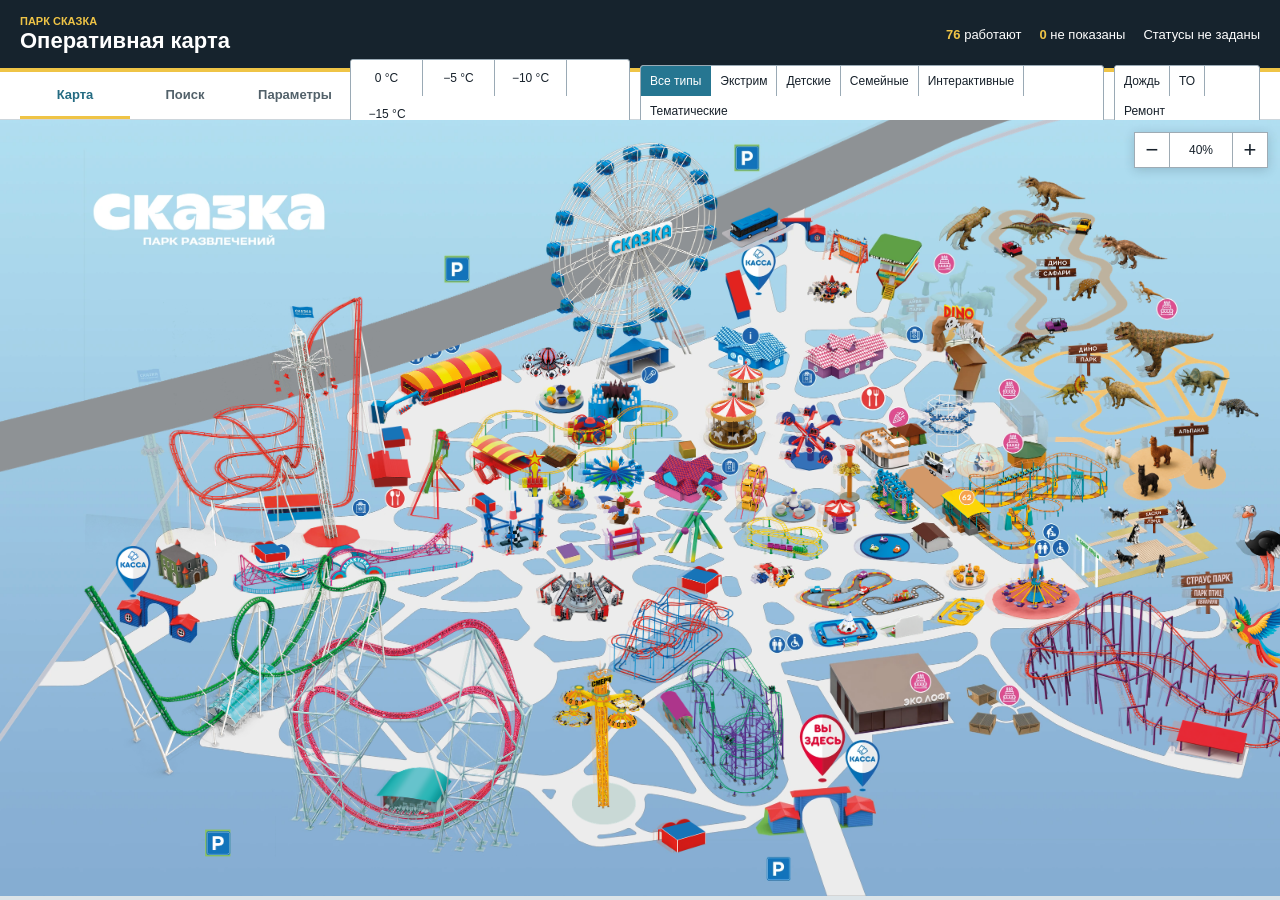
<file: index.html>
<!doctype html>
<html lang="ru">
  <head>
    <meta charset="UTF-8" />
    <meta name="viewport" content="width=device-width, initial-scale=1.0" />
    <title>Парк Сказка — оперативная карта</title>
    <link rel="stylesheet" href="styles.css" />
    <link rel="stylesheet" href="scenario.css" />
  </head>
  <body>
    <header class="topbar">
      <div><p class="eyebrow">Парк Сказка</p><h1>Оперативная карта</h1></div>
      <div class="summary" aria-live="polite"><span><strong id="open-count">0</strong> работают</span><span><strong id="inactive-count">0</strong> не показаны</span><span id="updated-at">Данные не загружены</span></div>
    </header>
    <nav class="tabs" aria-label="Разделы карты">
      <button class="tab active" data-tab="map">Карта</button><button class="tab" data-tab="search">Поиск</button><button class="tab" data-tab="settings">Параметры</button><div class="temperature-filter scenario-button-group" role="group" aria-label="Температурный режим"><button class="temperature-button scenario-button" data-scenario-group="temperature" data-temperature="0">0 °C</button><button class="temperature-button scenario-button" data-scenario-group="temperature" data-temperature="-5">−5 °C</button><button class="temperature-button scenario-button" data-scenario-group="temperature" data-temperature="-10">−10 °C</button><button class="temperature-button scenario-button" data-scenario-group="temperature" data-temperature="-15">−15 °C</button></div><div class="scenario-controls" aria-label="Сценарии работы"><div class="scenario-button-group" role="group" aria-label="Тип аттракционов"><button class="scenario-button active" data-scenario-group="type" data-scenario-value="all">Все типы</button><button class="scenario-button" data-scenario-group="type" data-scenario-value="Экстремальные">Экстрим</button><button class="scenario-button" data-scenario-group="type" data-scenario-value="Детские">Детские</button><button class="scenario-button" data-scenario-group="type" data-scenario-value="Семейные">Семейные</button><button class="scenario-button" data-scenario-group="type" data-scenario-value="Интерактивные">Интерактивные</button><button class="scenario-button" data-scenario-group="type" data-scenario-value="Тематические">Тематические</button></div><div class="scenario-button-group" role="group" aria-label="Дополнительные условия"><button class="scenario-button" data-scenario-group="weather" data-scenario-value="weather">Дождь</button><button class="scenario-button" data-scenario-group="maintenance" data-scenario-value="maintenance">ТО</button><button class="scenario-button" data-scenario-group="repair" data-scenario-value="repair">Ремонт</button></div></div>
    </nav>

    <main class="workspace">
      <section class="tab-panel active" data-panel="map" aria-label="Карта парка">
        <div class="map-panel">
          <div class="map-toolbar">
            <div class="zoom-controls"><button id="zoom-out" class="icon-button" title="Уменьшить" aria-label="Уменьшить">−</button><button id="zoom-reset" class="zoom-value" title="Показать карту целиком">100%</button><button id="zoom-in" class="icon-button" title="Увеличить" aria-label="Увеличить">+</button></div>
          </div>
          <div id="map-viewport" class="map-viewport"><div id="map-stage" class="map-stage"><img id="base-map" class="base-map" alt="Карта Парка Сказка" /><div id="overlay-root" class="overlay-root" aria-hidden="true"></div></div></div>
        </div>
      </section>

      <section class="tab-panel" data-panel="search" aria-label="Поиск слоёв">
        <div class="section-header"><div><p class="eyebrow dark">Реестр слоёв</p><h2>Поиск и оперативные статусы</h2></div><p class="section-note">Ручные изменения действуют только в этом браузере.</p></div>
        <div class="search-controls"><label class="search"><span>Поиск слоя</span><input id="search" type="search" placeholder="Название из PSD" /></label><div class="filter" role="group" aria-label="Фильтр статусов"><button class="filter-button active" data-filter="all">Все</button><button class="filter-button" data-filter="open">Работают</button><button class="filter-button" data-filter="inactive">Не показаны</button></div></div>
        <div id="layer-list" class="layer-list"></div>
      </section>

      <section class="tab-panel" data-panel="settings" aria-label="Настройка параметров">
        <div class="section-header"><div><p class="eyebrow dark">Конфигурация</p><h2>Параметры слоя</h2></div><p class="section-note">Настройки сохраняются локально. Источник графики — PSD.</p></div>
        <div class="settings-layout">
          <div class="settings-layer-list"><label class="search"><span>Выбрать слой</span><select id="settings-layer-select"></select></label><p class="helper">Здесь доступны все экспортированные скрытые слои из группы «Группа 1».</p></div>
          <form id="layer-settings" class="settings-form">
            <div class="form-grid"><label><span>Название слоя</span><input id="setting-name" type="text" required /></label><label><span>Условия работы</span><textarea id="setting-conditions" rows="4" placeholder="Например: работает по расписанию, при отсутствии ТО и погодных ограничений"></textarea></label><label><span>Минимальная температура, °C</span><input id="setting-min-temp" type="number" step="1" placeholder="Не задано" /></label></div>
            <div class="additional-header"><div><h3>Дополнительные параметры</h3><p class="helper">Добавляйте собственные поля для выбранного слоя.</p></div><button id="add-parameter" class="secondary-button" type="button">+ Добавить параметр</button></div>
            <div id="additional-parameters" class="additional-parameters"></div><div class="scenario-header"><div><h3>Сценарии работы</h3><p class="helper">Для каждого условия задайте статус работы объекта.</p></div></div><div id="scenario-matrix" class="scenario-matrix"></div><div class="form-actions"><button class="primary-button" type="submit">Сохранить параметры</button><span id="save-message" role="status"></span></div>
          </form>
        </div>
      </section>
    </main>
    <template id="layer-row-template"><article class="layer-row"><button class="visibility" title="Переключить видимость" aria-label="Переключить видимость"></button><div class="layer-copy"><strong class="layer-name"></strong><span class="layer-id"></span></div><select class="status-select" aria-label="Статус слоя"><option value="unknown">Неизвестно</option><option value="open">Работает</option><option value="maintenance">ТО</option><option value="closed">Закрыт</option><option value="weather_hold">Погода</option></select></article></template>
    <script src="app.js" type="module"></script>
  </body>
</html>
</file>
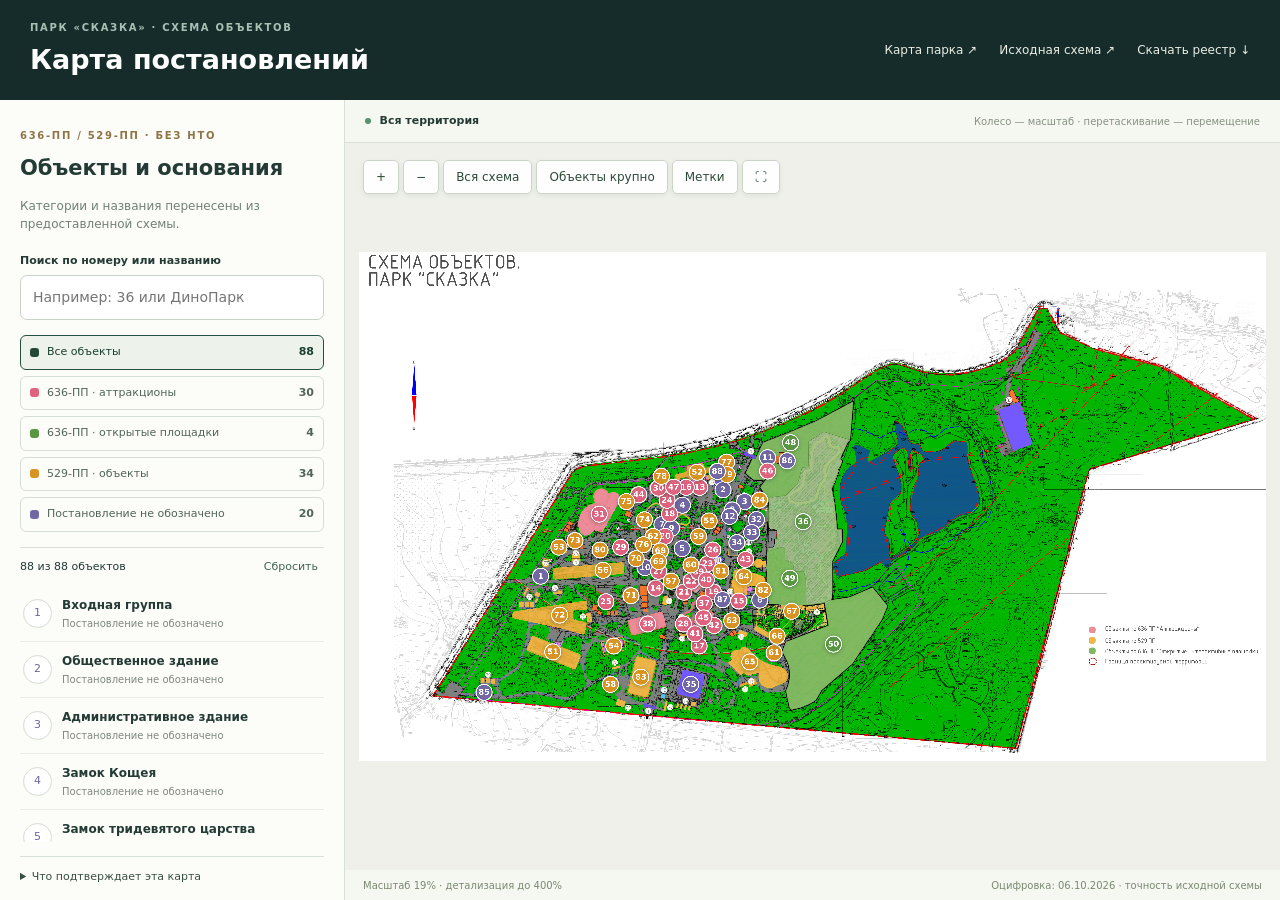
<file: decrees/index.html>
<!doctype html>
<html lang="ru"><head><meta charset="utf-8"><meta name="viewport" content="width=device-width,initial-scale=1,viewport-fit=cover,interactive-widget=resizes-content"><meta name="theme-color" content="#162c2a"><title>Карта постановлений · Парк «Сказка»</title><link rel="stylesheet" href="style.css"><link rel="stylesheet" href="mobile.css?v=20261006-3"></head>
<body data-mobile-view="map">
<header><div><span class="eyebrow">ПАРК «СКАЗКА» · СХЕМА ОБЪЕКТОВ</span><h1>Карта постановлений</h1></div><nav><a href="../">Карта парка ↗</a><a href="assets/source.webp" target="_blank" rel="noopener">Исходная схема ↗</a><a href="data/objects.csv" download>Скачать реестр ↓</a></nav></header>
<main>
<aside><div class="intro"><span class="eyebrow">636-ПП / 529-ПП · БЕЗ НТО</span><h2>Объекты и основания</h2><p>Категории и названия перенесены из предоставленной схемы.</p></div>
<label class="search-label" for="search">Поиск по номеру или названию</label><input id="search" type="search" placeholder="Например: 36 или ДиноПарк" autocomplete="off">
<div id="filters" class="filters" aria-label="Категории объектов"></div><div class="list-head"><span id="count" aria-live="polite">Загрузка реестра…</span><button id="clear" class="text-button">Сбросить</button></div><div id="list" class="list"></div>
<details class="notes"><summary>Что подтверждает эта карта</summary><p>Карта показывает классификацию исходной схемы. Она не подтверждает разрешения, законность размещения, кадастровые границы или действующую редакцию постановлений.</p><p>Дата схемы не указана. Геопривязки нет. Метки оцифрованы приблизительно; повторные вхождения номера не являются отдельными строками реестра. Фильтры меняют метки и список, а цветная подложка сохраняется.</p><div class="mobile-sources"><a href="assets/source.webp" target="_blank" rel="noopener">Открыть исходную схему ↗</a><a href="data/objects.csv" download>Скачать реестр CSV ↓</a><a href="../">Открыть карту парка ↗</a></div><p>Названия «Аттракцион №…» сохранены без догадок. НТО исключены согласно имени файла.</p><a href="assets/legend.webp" target="_blank" rel="noopener">Экспликация исходной схемы ↗</a></details>
</aside>
<section class="map-area" aria-label="Интерактивная схема"><div class="map-top"><span><i></i> <b id="map-label">Вся территория</b></span><span class="hint">Колесо — масштаб · перетаскивание — перемещение</span></div>
<div id="viewport" tabindex="0" role="region" aria-label="Карта. Клавиши плюс и минус меняют масштаб, стрелки перемещают карту, 0 показывает всю схему."><div id="world"><img id="map" src="assets/map.webp" alt="Схема объектов Парка Сказка с номерами и цветами категорий" draggable="false"><div id="markers"></div></div><div id="loading">Загружаем подробную схему…</div></div>
<div class="controls"><button id="plus" aria-label="Приблизить">+</button><button id="minus" aria-label="Отдалить">−</button><button id="fit">Вся схема</button><button id="dense">Объекты крупно</button><button id="toggle" aria-pressed="true">Метки</button><button id="fullscreen" aria-label="Полноэкранная карта">⛶ <span class="mobile-fullscreen-label">На весь экран</span></button></div>
<div id="card" class="card" hidden><button id="close" aria-label="Закрыть карточку">×</button><span id="card-group" class="eyebrow"></span><h2 id="card-title"></h2><p id="card-basis"></p><p class="fine">Положение метки приблизительное. Сведения — по исходной схеме.</p><div id="locations"></div></div>
<footer><span id="zoom">Масштаб</span><span>Оцифровка: 06.10.2026 · точность исходной схемы</span></footer></section>
</main><div class="mobile-gesture-help">Одним пальцем — прокрутка страницы.<br>Двумя — перемещение и масштаб карты.</div><nav class="mobile-nav" aria-label="Разделы карты"><button data-view="map" aria-pressed="true">Карта</button><button data-view="objects" aria-pressed="false">Объекты <span id="mobile-count">88</span></button><button data-view="info" aria-pressed="false">Сведения</button></nav><script src="app.js?v=20261006-3"></script></body></html>
</file>
<file: styles.css>
:root { color-scheme: light; font-family: Arial, sans-serif; color: #17212b; background: #eef2f4; letter-spacing: 0; }
* { box-sizing: border-box; } body { margin: 0; min-width: 320px; overflow: hidden; } button, input, select, textarea { font: inherit; }
.topbar { height: 72px; display: flex; align-items: center; justify-content: space-between; gap: 24px; padding: 0 20px; color: #fff; background: #16232d; border-bottom: 4px solid #efc446; }
.eyebrow { margin: 0 0 2px; color: #efc446; font-size: 11px; font-weight: 700; text-transform: uppercase; } .eyebrow.dark { color: #246b82; } h1 { margin: 0; font-size: 22px; line-height: 1.1; } h2 { margin: 3px 0 0; font-size: 22px; } h3 { margin: 0; font-size: 16px; }
.summary { display: flex; align-items: center; gap: 18px; font-size: 13px; } .summary strong { color: #efc446; }
.tabs { height: 48px; display: flex; align-items: stretch; gap: 0; padding: 0 20px; background: #fff; border-bottom: 1px solid #cdd6dc; } .tab { min-width: 110px; padding: 0 18px; border: 0; border-bottom: 3px solid transparent; color: #52616a; background: #fff; cursor: pointer; font-size: 13px; font-weight: 700; } .tab.active { color: #246b82; border-bottom-color: #efc446; } .tabs .temperature-filter { margin-left: auto; align-self: center; box-shadow: none; }
.workspace { height: calc(100vh - 120px); } .tab-panel { display: none; width: 100%; height: 100%; } .tab-panel.active { display: block; }
.map-panel { position: relative; width: 100%; height: 100%; overflow: hidden; background: #dce4e8; } .map-toolbar { position: absolute; z-index: 5; top: 12px; right: 12px; display: flex; align-items: flex-start; gap: 12px; } .temperature-filter, .zoom-controls { display: flex; box-shadow: 0 2px 10px #1f2d3d33; } .temperature-button, .icon-button, .zoom-value { height: 36px; border: 1px solid #9eabb4; color: #17212b; background: #fff; cursor: pointer; } .temperature-button { min-width: 66px; padding: 0 10px; border-right: 0; font-size: 12px; } .temperature-button:last-child { border-right: 1px solid #9eabb4; } .temperature-button.active { color: #fff; background: #246b82; } .icon-button { width: 36px; font-size: 22px; } .zoom-value { width: 62px; border-left: 0; border-right: 0; font-size: 12px; }
.map-viewport { width: 100%; height: 100%; overflow: auto; cursor: grab; } .map-viewport.dragging { cursor: grabbing; user-select: none; } .map-stage { position: relative; transform-origin: 0 0; } .base-map { display: block; } .overlay-root, .map-layer { position: absolute; pointer-events: none; } .overlay-root { inset: 0; } .map-layer { display: none; } .map-layer.visible { display: block; }
.map-hitbox { position: absolute; z-index: 4; pointer-events: auto; background: transparent; cursor: help; }
.map-tooltip { position: absolute; z-index: 10; width: max-content; max-width: min(320px, calc(100vw - 28px)); padding: 9px 11px; border: 1px solid #9eabb4; border-radius: 4px; color: #fff; background: #16232df2; box-shadow: 0 3px 12px #1f2d3d55; font-size: 12px; font-weight: 400; line-height: 1.45; pointer-events: none; white-space: normal; }
.map-tooltip strong { display: block; margin-bottom: 3px; font-weight: 700; }
.section-header { display: flex; align-items: flex-end; justify-content: space-between; gap: 24px; padding: 22px 28px 16px; background: #fff; border-bottom: 1px solid #d8e0e5; } .section-note, .helper { color: #6d7a82; font-size: 12px; } .section-note { margin: 0; } .search-controls { display: flex; align-items: flex-end; gap: 18px; padding: 16px 28px; background: #f7f9fa; border-bottom: 1px solid #d8e0e5; } .search { display: grid; gap: 6px; color: #54616b; font-size: 12px; font-weight: 700; } .search input, .search select, .settings-form input, .settings-form textarea { width: 100%; min-height: 38px; padding: 8px 10px; border: 1px solid #aebbc4; border-radius: 4px; color: #17212b; background: #fff; } .search input:focus, input:focus, textarea:focus, select:focus { outline: 2px solid #2a738e; outline-offset: 1px; }
.search-controls .search { width: min(420px, 50%); } .filter { display: grid; grid-template-columns: repeat(3, 1fr); min-width: 330px; border: 1px solid #aebbc4; border-radius: 4px; overflow: hidden; } .filter-button { min-height: 38px; padding: 4px 10px; border: 0; border-right: 1px solid #aebbc4; color: #3d4a53; background: #fff; cursor: pointer; font-size: 12px; } .filter-button:last-child { border-right: 0; } .filter-button.active { color: #fff; background: #246b82; }
.layer-list { height: calc(100% - 160px); overflow: auto; padding: 0 28px; background: #fff; } .layer-row { display: grid; grid-template-columns: 34px minmax(0, 1fr) 130px; align-items: center; gap: 12px; min-height: 62px; border-bottom: 1px solid #e2e7ea; } .layer-row:hover { background: #f4f7f8; } .visibility { width: 26px; height: 26px; border: 1px solid #aebbc4; border-radius: 4px; background: #fff; cursor: pointer; } .visibility::before { content: ""; display: block; width: 10px; height: 10px; margin: auto; border-radius: 50%; background: #a4afb6; } .layer-row[data-status="open"] .visibility::before { background: #218559; box-shadow: 0 0 0 3px #d8f0e4; } .layer-copy { min-width: 0; display: grid; gap: 3px; } .layer-name, .layer-id { overflow: hidden; text-overflow: ellipsis; white-space: nowrap; } .layer-name { font-size: 13px; } .layer-id { color: #7a8790; font-size: 10px; } .status-select { width: 130px; height: 34px; border: 1px solid #aebbc4; border-radius: 4px; color: #26343d; background: #fff; font-size: 12px; }
.settings-layout { display: grid; grid-template-columns: minmax(230px, 320px) minmax(0, 720px); gap: 28px; padding: 28px; } .settings-layer-list { padding: 18px; background: #f7f9fa; border: 1px solid #d8e0e5; border-radius: 4px; align-self: start; } .settings-form { padding: 20px; background: #fff; border: 1px solid #d8e0e5; border-radius: 4px; } .form-grid { display: grid; gap: 16px; } .settings-form label { display: grid; gap: 6px; color: #54616b; font-size: 12px; font-weight: 700; } .settings-form textarea { resize: vertical; } .additional-header { display: flex; align-items: center; justify-content: space-between; gap: 16px; margin-top: 24px; padding-top: 20px; border-top: 1px solid #e1e7ea; } .additional-header .helper { margin: 5px 0 0; } .secondary-button, .primary-button { min-height: 36px; padding: 0 13px; border: 1px solid #246b82; border-radius: 4px; cursor: pointer; font-size: 12px; font-weight: 700; } .secondary-button { color: #246b82; background: #fff; } .primary-button { color: #fff; background: #246b82; } .additional-parameters { display: grid; gap: 8px; margin-top: 14px; } .parameter-row { display: grid; grid-template-columns: 1fr 1fr 34px; gap: 8px; } .parameter-row input { min-height: 34px; } .remove-parameter { border: 1px solid #d3dce1; border-radius: 4px; color: #b33d3d; background: #fff; cursor: pointer; font-size: 20px; } .form-actions { display: flex; align-items: center; gap: 14px; margin-top: 24px; } #save-message { color: #218559; font-size: 12px; }
@media (max-width: 780px) { body { overflow: auto; } .topbar { height: auto; min-height: 72px; align-items: flex-start; flex-direction: column; gap: 8px; padding: 12px 14px; } .summary { flex-wrap: wrap; gap: 8px 14px; } .tabs { padding: 0 8px; } .tab { min-width: 0; flex: 1; padding: 0 8px; } .workspace { height: calc(100vh - 168px); } .map-toolbar { flex-direction: column; } .section-header, .search-controls, .settings-layout { padding: 16px; } .section-header, .search-controls { align-items: stretch; flex-direction: column; gap: 12px; } .search-controls .search, .filter { width: 100%; min-width: 0; } .layer-list { height: calc(100% - 214px); padding: 0 16px; } .settings-layout { display: block; overflow: auto; } .settings-form { margin-top: 16px; } .temperature-filter { max-width: calc(100vw - 24px); } .temperature-button { min-width: 0; flex: 1; padding: 0 7px; } }
</file>
<file: scenario.css>
#scenario-list {
  max-width: 310px;
  min-height: 30px;
  padding: 4px 8px;
  border: 1px solid #7c8b95;
  border-radius: 3px;
  color: #17212b;
  background: #fff;
  font-size: 12px;
}

.scenario-controls {
  display: flex;
  align-items: center;
  gap: 10px;
  margin-left: auto;
  padding: 0;
}

.scenario-button-group {
  display: flex;
  flex-wrap: wrap;
  gap: 0;
  border: 1px solid #9aaab5;
  border-radius: 3px;
  overflow: hidden;
  background: #fff;
}

.scenario-button {
  min-height: 30px;
  padding: 4px 9px;
  border: 0;
  border-right: 1px solid #9aaab5;
  border-radius: 0;
  background: #fff;
  color: #17212b;
  font-size: 12px;
  cursor: pointer;
}

.scenario-button:last-child { border-right: 0; }
.temperature-filter { box-shadow: none !important; }
.temperature-filter .scenario-button { min-width: 72px; }
.tabs .scenario-controls { margin-left: 10px; }

.scenario-button.active {
  background: #267691;
  border-color: #267691;
  color: #fff;
}

.scenario-header {
  display: flex;
  align-items: center;
  justify-content: space-between;
  gap: 16px;
  margin-top: 24px;
  padding-top: 20px;
  border-top: 1px solid #e1e7ea;
}

.scenario-matrix {
  display: grid;
  gap: 8px;
  margin-top: 14px;
}

.scenario-row {
  display: grid !important;
  grid-template-columns: minmax(0, 1fr) 170px;
  align-items: center;
  gap: 10px;
  color: #54616b;
  font-size: 12px;
  font-weight: 700;
}

.scenario-row select {
  min-height: 34px;
  padding: 6px 8px;
  border: 1px solid #aebbc4;
  border-radius: 4px;
  color: #17212b;
  background: #fff;
}

@media (max-width: 780px) {
  #scenario-list { max-width: 100%; }
  .scenario-controls { width: 100%; margin-left: 0; flex-wrap: wrap; padding: 4px 8px; }
  .scenario-button-group { flex: 1 1 100%; }
  .scenario-row { grid-template-columns: 1fr; }
}
</file>
<file: decrees/style.css>
*{box-sizing:border-box}body{margin:0;color:#233a35;background:#f4f6f1;font:14px/1.5 system-ui,-apple-system,Segoe UI,sans-serif}button,input{font:inherit}button,a,input{touch-action:manipulation}button{cursor:pointer}button:focus-visible,a:focus-visible,input:focus-visible,#viewport:focus-visible{outline:3px solid #d2a24b;outline-offset:3px}header{height:100px;background:#162c2a;color:white;padding:20px 30px;display:flex;justify-content:space-between;align-items:center;gap:20px}.eyebrow{font-size:10px;letter-spacing:1.7px;font-weight:700}header .eyebrow{color:#a7c1b5}h1{font-size:27px;line-height:1.2;margin:7px 0}nav{display:flex;gap:22px}nav a{color:#e8ede5;text-decoration:none;font-size:12px}nav a:hover{color:#e8c985}main{height:calc(100dvh - 100px);min-height:560px;display:grid;grid-template-columns:345px 1fr}aside{background:#fcfcf9;border-right:1px solid #d9e0d8;display:flex;flex-direction:column;overflow:auto;padding:24px 20px 15px}.intro .eyebrow{color:#8e7446}h2{font-size:21px;margin:8px 0}.intro p{color:#708077;font-size:12px;margin-bottom:20px}.search-label{font-size:11px;font-weight:650;margin-bottom:6px}input{width:100%;border:1px solid #c9d3c8;border-radius:7px;background:white;padding:11px 12px;color:#233a35}.filters{display:grid;gap:6px;margin:15px 0}.filter{display:flex;align-items:center;gap:8px;border:1px solid #d6ded5;border-radius:6px;background:transparent;text-align:left;padding:8px 9px;font-size:11px;color:#526459}.filter.active{border-color:#244f42;background:#edf2eb;color:#183e30}.swatch{width:9px;height:9px;border-radius:3px;flex-shrink:0}.filter strong{margin-left:auto;font-size:11px}.list-head{display:flex;justify-content:space-between;align-items:center;font-size:11px;border-top:1px solid #dbe1d7;padding:10px 0}.text-button{border:0;background:none;color:#406451;font-size:11px}.list{flex:1;min-height:180px;overflow:auto}.object{width:100%;display:flex;align-items:center;text-align:left;gap:10px;border:0;border-bottom:1px solid #ebeee6;background:none;padding:10px 3px;color:inherit}.object:hover,.object.selected{background:#eaf0e5}.object .num{font-size:11px;border:1px solid #d4ddcf;min-width:29px;height:29px;border-radius:50%;display:grid;place-items:center;background:white}.object .name{font-size:12px;font-weight:600}.object small{display:block;font-size:10px;font-weight:400;color:#7c897e;margin-top:2px}.notes{margin-top:14px;padding-top:12px;border-top:1px solid #d9e0d8;font-size:11px;color:#67796b}.notes summary{cursor:pointer;color:#384f40}.notes a{color:#406451}.map-area{min-width:0;position:relative;display:flex;flex-direction:column;background:#e4e9e0;overflow:hidden}.map-top{height:43px;display:flex;justify-content:space-between;align-items:center;padding:0 20px;background:#f5f7f1;border-bottom:1px solid #dbe0d6;font-size:11px;gap:12px}.map-top i{display:inline-block;width:6px;height:6px;background:#52936c;border-radius:50%;margin-right:5px}.hint{color:#879282;font-size:10px}#viewport{flex:1;overflow:hidden;position:relative;touch-action:none;cursor:grab;background:#eef0e9}#viewport.dragging{cursor:grabbing}#world{position:absolute;transform-origin:0 0;width:4779px;height:2680px;will-change:transform}#map{width:4779px;height:2680px;position:absolute;pointer-events:none;user-select:none}#markers{position:absolute;inset:0;pointer-events:none}.marker{position:absolute;pointer-events:auto;transform:translate(-50%,-50%) scale(var(--inverse));border:2px solid white;background:var(--color);color:white;width:25px;height:25px;border-radius:50%;padding:0;font-size:10px;font-weight:700;box-shadow:0 1px 4px #132e2355;line-height:20px}.marker:hover,.marker.selected{z-index:10;box-shadow:0 0 0 5px #132e2340;outline:2px solid #243e31;width:32px;height:32px;font-size:12px}.marker.muted{display:none}#loading{position:absolute;left:50%;top:50%;transform:translate(-50%,-50%);padding:16px 24px;background:#ffffffed;border-radius:8px;pointer-events:none}.controls{position:absolute;left:18px;top:60px;display:flex;flex-wrap:wrap;gap:4px;max-width:calc(100% - 36px)}.controls button{height:34px;padding:0 12px;border:1px solid #ccd5c7;border-radius:5px;background:#fffffff0;color:#2d4a37;box-shadow:0 2px 5px #253b2210;font-size:12px}.controls button:hover{background:#e4ecdc}.controls button[aria-pressed=false]{background:#e1e5dc;color:#8b9787}.card{position:absolute;right:20px;bottom:49px;width:340px;max-width:calc(100% - 40px);background:#fffffff5;border:1px solid #d5dfcd;border-radius:9px;padding:20px;box-shadow:0 10px 40px #283b2326}.card h2{font-size:20px;padding-right:13px}.card p{font-size:12px;color:#66755e}.card .fine{font-size:10px}.card #close{position:absolute;right:10px;top:7px;background:none;border:0;font-size:24px;color:#85917c}#locations{display:flex;flex-wrap:wrap;gap:5px}#locations button{background:#edf3e7;border:1px solid #cbd8c1;border-radius:4px;padding:5px 8px;color:#47653b;font-size:10px}footer{height:30px;display:flex;justify-content:space-between;align-items:center;padding:0 18px;font-size:10px;background:#f5f7f1;color:#7a8972}.empty{padding:25px 5px;color:#788775;font-size:12px}[hidden]{display:none!important}@media(min-width:1500px){main{grid-template-columns:370px 1fr}}@media(max-width:800px){header{height:auto;min-height:100px;padding:16px;flex-wrap:wrap}h1{font-size:23px}nav{gap:14px;flex-wrap:wrap}nav a{font-size:10px}main{height:auto;min-height:0;display:flex;flex-direction:column}.map-area{order:0;height:62dvh;min-height:360px}aside{order:1;overflow:visible;padding:18px}.list{max-height:320px;flex:auto}.filters{grid-template-columns:1fr 1fr}.filter{font-size:10px}.hint{display:none}.controls{left:10px;top:52px;gap:3px}.controls button{padding:0 8px;font-size:10px}.card{right:12px;bottom:38px;padding:14px}.map-top{padding:0 12px}footer{font-size:8px;padding:0 10px}}@media(prefers-reduced-motion:no-preference){.object,.filter{transition:background .12s}}
#world.overview .marker{width:17px;height:17px;line-height:13px;font-size:8px;border-width:1px}#world.overview .marker[data-occurrence]:not([data-occurrence="0"]){display:none}#world.overview .marker.selected{width:24px;height:24px;font-size:10px;line-height:20px}.map-area:fullscreen{height:100dvh;width:100vw}
</file>
<file: decrees/mobile.css>
.mobile-nav,.mobile-sources,.mobile-fullscreen-label{display:none}
@media(max-width:900px){
  html,body{height:100%;overflow:hidden;overscroll-behavior:none}
  body{height:100dvh;display:flex;flex-direction:column;padding-top:env(safe-area-inset-top);background:#162c2a}
  header{flex:none;min-height:0;height:68px;padding:10px 16px;display:block}
  header .eyebrow{font-size:8px;letter-spacing:1.2px}h1{font-size:21px;margin:4px 0}header nav{display:none}
  main{flex:1;min-height:0;height:auto;overflow:hidden;display:block;position:relative;background:#fcfcf9}
  .map-area{height:100%;min-height:0;order:0}
  .map-top{height:34px;flex:none;padding:0 12px;font-size:10px;overflow:hidden}
  .map-top>span:first-child{overflow:hidden;text-overflow:ellipsis;white-space:nowrap}
  .controls{position:static;order:1;display:grid;grid-template-columns:44px 44px 1fr 1fr;gap:6px;padding:8px 10px;max-width:none;background:#f5f7f1;flex:none}
  .controls button{height:44px;min-width:44px;padding:0 8px;font-size:12px;box-shadow:none}
  .mobile-fullscreen-label{display:inline;font-size:12px}#toggle{grid-column:1/3}#fullscreen{grid-column:3/5;font-size:18px}
  #viewport{order:2;min-height:0}footer{order:3;flex:none;height:24px;font-size:9px;padding:0 10px}footer span:last-child{display:none}
  aside{height:100%;min-height:0;padding:14px 16px 0;border:0;display:flex;overflow:hidden}
  body[data-mobile-view=map] aside{display:none}
  body[data-mobile-view=objects] .map-area,body[data-mobile-view=info] .map-area{display:none}
  body[data-mobile-view=objects] .intro,body[data-mobile-view=objects] .notes{display:none}
  .search-label{font-size:12px}input{font-size:16px;min-height:46px;flex:none}
  .filters{grid-template-columns:1fr 1fr;gap:6px;margin:12px 0 4px;flex:none}.filter{min-height:46px;font-size:11px;padding:7px 9px}.filter:first-child{grid-column:1/-1}.filter span:nth-child(2){line-height:1.3}
  .list-head{flex:none;padding:6px 0;font-size:12px}.text-button{min-height:44px;min-width:70px;font-size:12px}
  .list{flex:1;min-height:0;max-height:none;overflow-y:auto;overscroll-behavior:contain;padding-bottom:12px;-webkit-overflow-scrolling:touch}
  .object{min-height:64px;padding:10px 4px;gap:12px}.object .name{font-size:14px}.object small{font-size:11px}.object .num{min-width:34px;height:34px;font-size:12px}
  .mobile-nav{display:grid;grid-template-columns:repeat(3,1fr);gap:6px;background:#fcfcf9;border-top:1px solid #d7dfd3;padding:6px 10px calc(6px + env(safe-area-inset-bottom));flex:none}
  .mobile-nav button{height:46px;border:0;border-radius:8px;background:transparent;color:#697b67;font-size:13px;font-weight:600}.mobile-nav button[aria-pressed=true]{background:#e7eee1;color:#244a35}.mobile-nav span{font-size:10px;margin-left:3px}
  .card{z-index:30;left:10px;right:10px;bottom:30px;width:auto;max-width:none;max-height:40%;overflow-y:auto;padding:16px;border-radius:12px;overscroll-behavior:contain}.card h2{font-size:17px;padding-right:32px;margin:6px 0}.card .eyebrow{font-size:9px;letter-spacing:.7px}.card p{font-size:12px;margin:7px 0}.card .fine{font-size:10px}.card #close{height:44px;width:44px;top:5px;right:5px}#locations button{min-width:44px;min-height:44px;font-size:12px}
  .marker::before{content:'';position:absolute;left:50%;top:50%;transform:translate(-50%,-50%);width:44px;height:44px;border-radius:50%}
  #loading{max-width:85%;width:260px;text-align:center;font-size:13px}
  body[data-mobile-view=info] aside{overflow-y:auto;padding-bottom:20px}
  body[data-mobile-view=info] .search-label,body[data-mobile-view=info] #search,body[data-mobile-view=info] .filters,body[data-mobile-view=info] .list-head,body[data-mobile-view=info] .list{display:none}
  body[data-mobile-view=info] .notes{display:block;flex:none;font-size:14px;border:0;padding:0;margin-top:0;color:#55684e}
  body[data-mobile-view=info] .notes summary{display:none}.mobile-sources{display:grid;gap:8px;margin:16px 0}.mobile-sources a,.notes>a{display:block;padding:12px;border:1px solid #cbd7c1;border-radius:7px;text-decoration:none;font-size:13px;min-height:44px}
}
@media(max-width:900px) and (max-height:500px){
  header{height:48px;padding:5px 12px}header .eyebrow{display:none}h1{font-size:18px}.mobile-nav{padding-top:3px;padding-bottom:calc(3px + env(safe-area-inset-bottom))}.mobile-nav button{height:44px}
  .mobile-fullscreen-label{display:none}.map-top{display:none}.controls{grid-template-columns:44px 44px 1fr 1fr 70px 44px;padding:5px 8px}#toggle,#fullscreen{grid-column:auto}.card{max-height:60%;width:48%;left:auto}.filters{grid-template-columns:repeat(3,1fr);margin:6px 0}.filter:first-child{grid-column:auto}.search-label{display:none}aside{padding-top:8px}.filter{min-height:44px}.list-head{padding:0}
}

/* Stable browser-toolbar height and native single-finger document scrolling. */
.mobile-gesture-help{display:none}
@media(max-width:900px){
  html,body{height:auto;overflow-x:hidden;overflow-y:auto;overscroll-behavior-y:auto}
  body{height:auto;min-height:100svh;padding-left:env(safe-area-inset-left);padding-right:env(safe-area-inset-right)}
  main{flex:none;height:calc(100svh - 128px - env(safe-area-inset-top) - env(safe-area-inset-bottom));min-height:250px}
  #viewport,#viewport button{touch-action:pan-y}
  .mobile-nav{position:sticky;bottom:0;z-index:40;padding-bottom:calc(8px + env(safe-area-inset-bottom));min-height:60px}
  .mobile-gesture-help{display:block;min-height:60px;padding:10px 16px;background:#fcfcf9;color:#607257;font-size:12px}
  body:not([data-mobile-view=map]) .mobile-gesture-help{display:none}
  .map-area:fullscreen{height:100svh;padding:env(safe-area-inset-top) env(safe-area-inset-right) env(safe-area-inset-bottom) env(safe-area-inset-left)}
}
@media(max-width:900px) and (max-height:500px){main{height:calc(100svh - 100px - env(safe-area-inset-top) - env(safe-area-inset-bottom));min-height:150px}.mobile-nav{min-height:52px}}
@media(max-width:900px){body{padding-bottom:calc(62px + env(safe-area-inset-bottom))}main{height:calc(100svh - 130px - env(safe-area-inset-top) - env(safe-area-inset-bottom))}.mobile-nav{position:fixed;left:env(safe-area-inset-left);right:env(safe-area-inset-right);bottom:0;height:calc(62px + env(safe-area-inset-bottom))}}
@media(max-width:900px) and (max-height:500px){body{padding-bottom:calc(56px + env(safe-area-inset-bottom))}main{height:calc(100svh - 104px - env(safe-area-inset-top) - env(safe-area-inset-bottom))}.mobile-nav{height:calc(56px + env(safe-area-inset-bottom))}}

@media(max-width:900px){
  body[data-mobile-view=objects] main,body[data-mobile-view=info] main{height:auto;min-height:calc(100svh - 130px - env(safe-area-inset-top) - env(safe-area-inset-bottom))}
  body[data-mobile-view=objects] aside,body[data-mobile-view=info] aside{height:auto;overflow:visible;padding-bottom:16px}
  .list{flex:none;max-height:none;overflow:visible;overscroll-behavior:auto}
}
</file>
